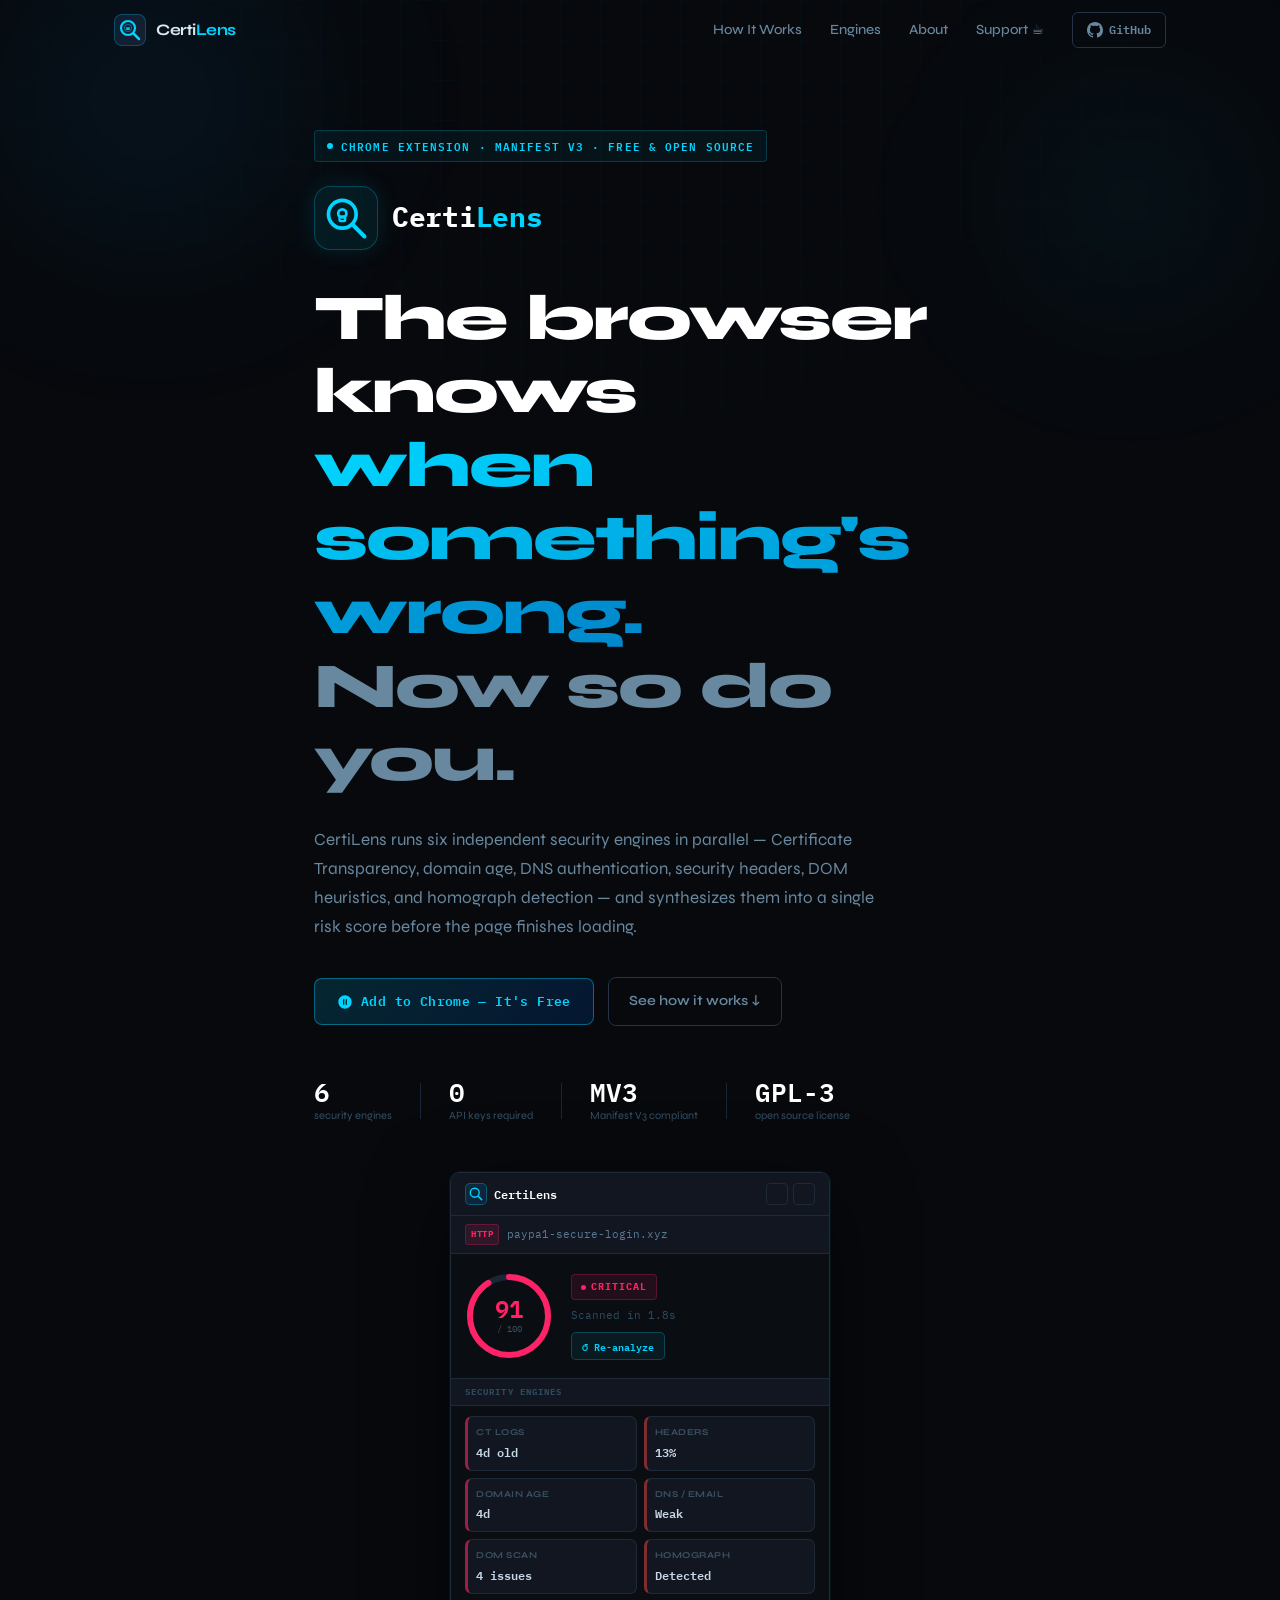
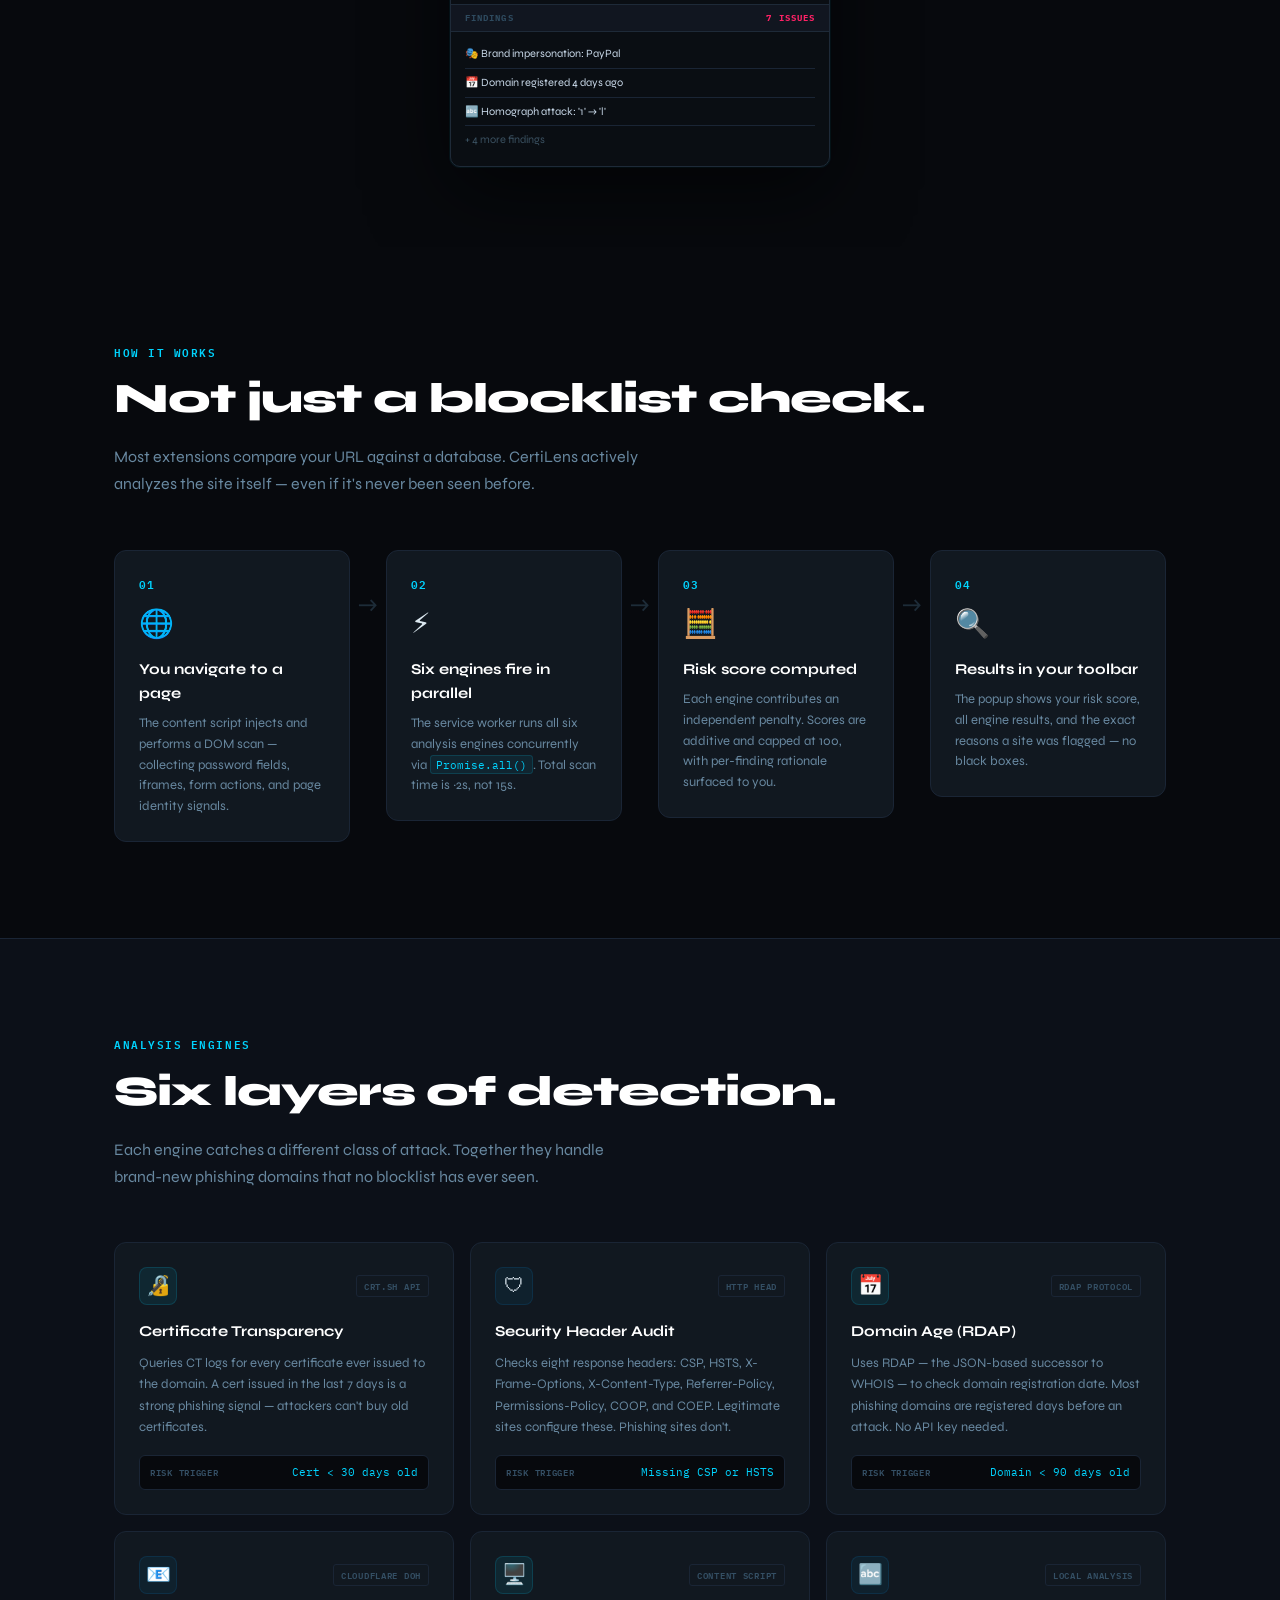
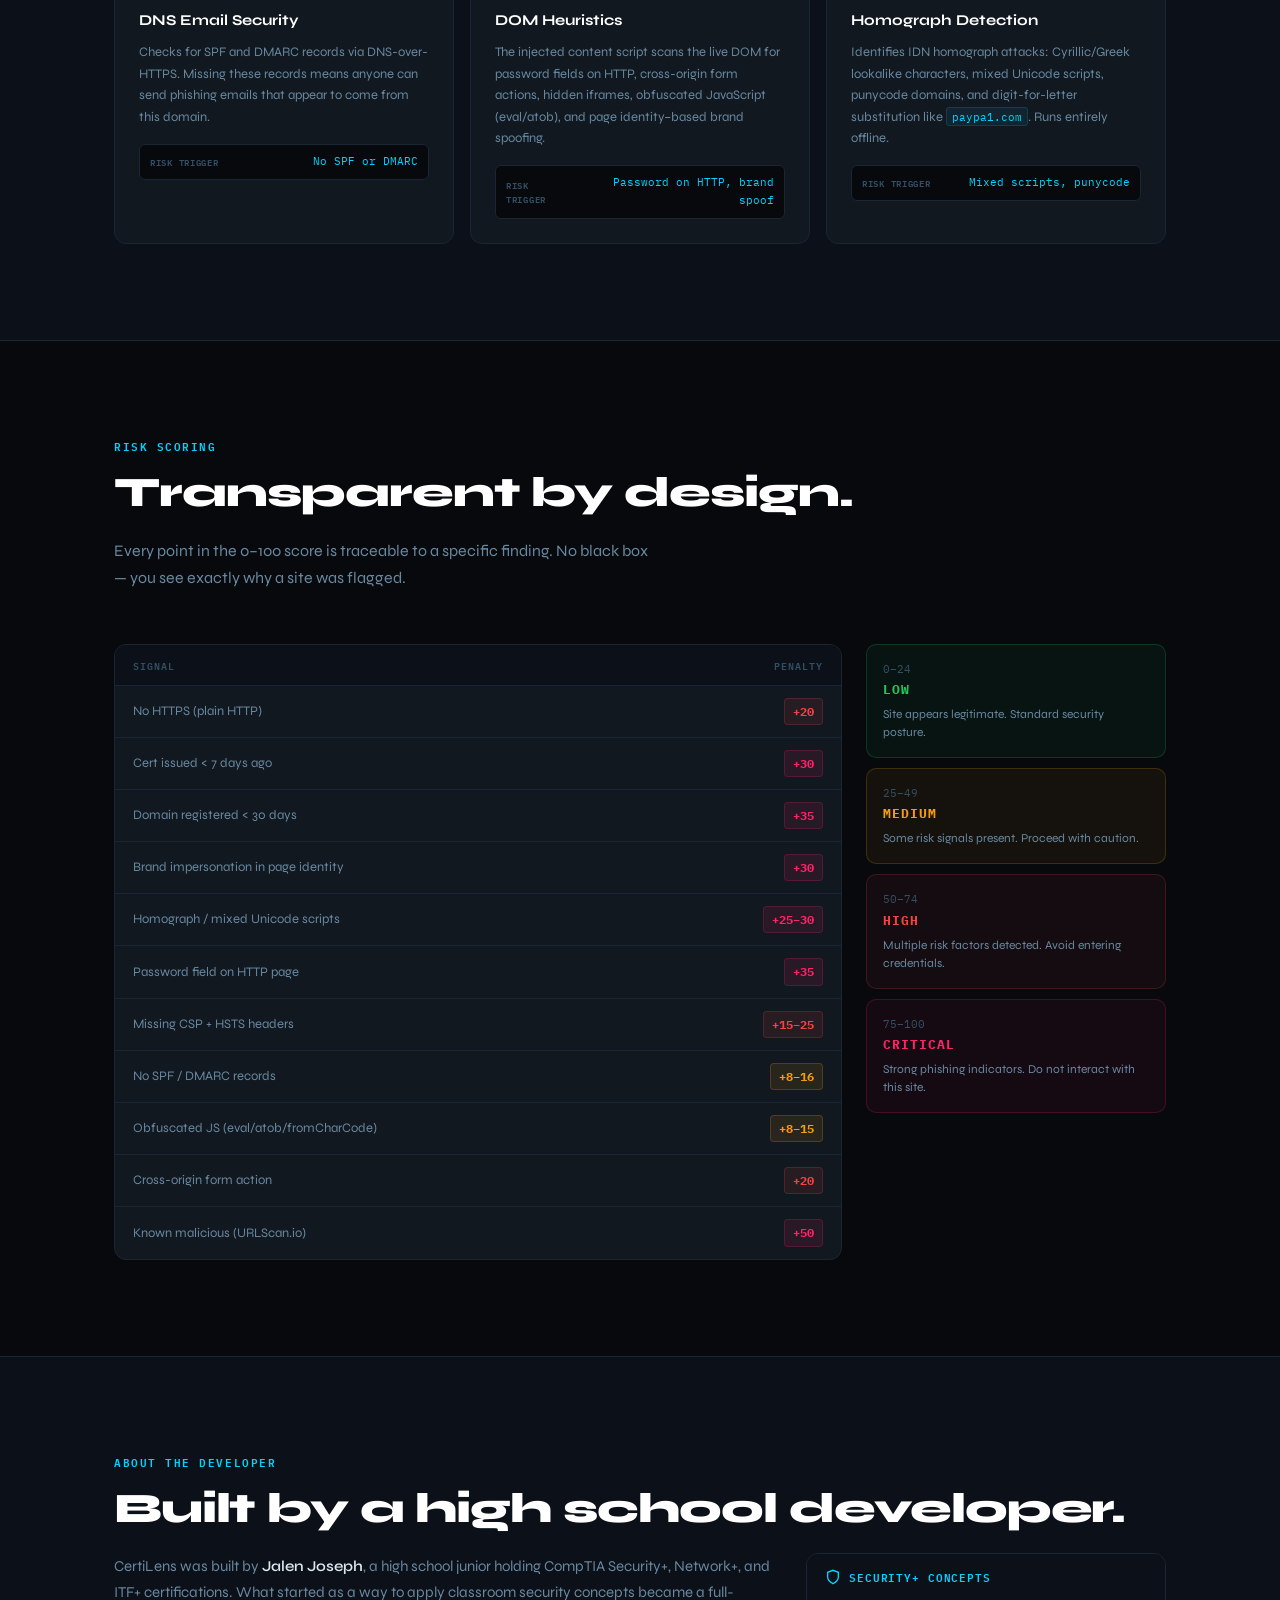
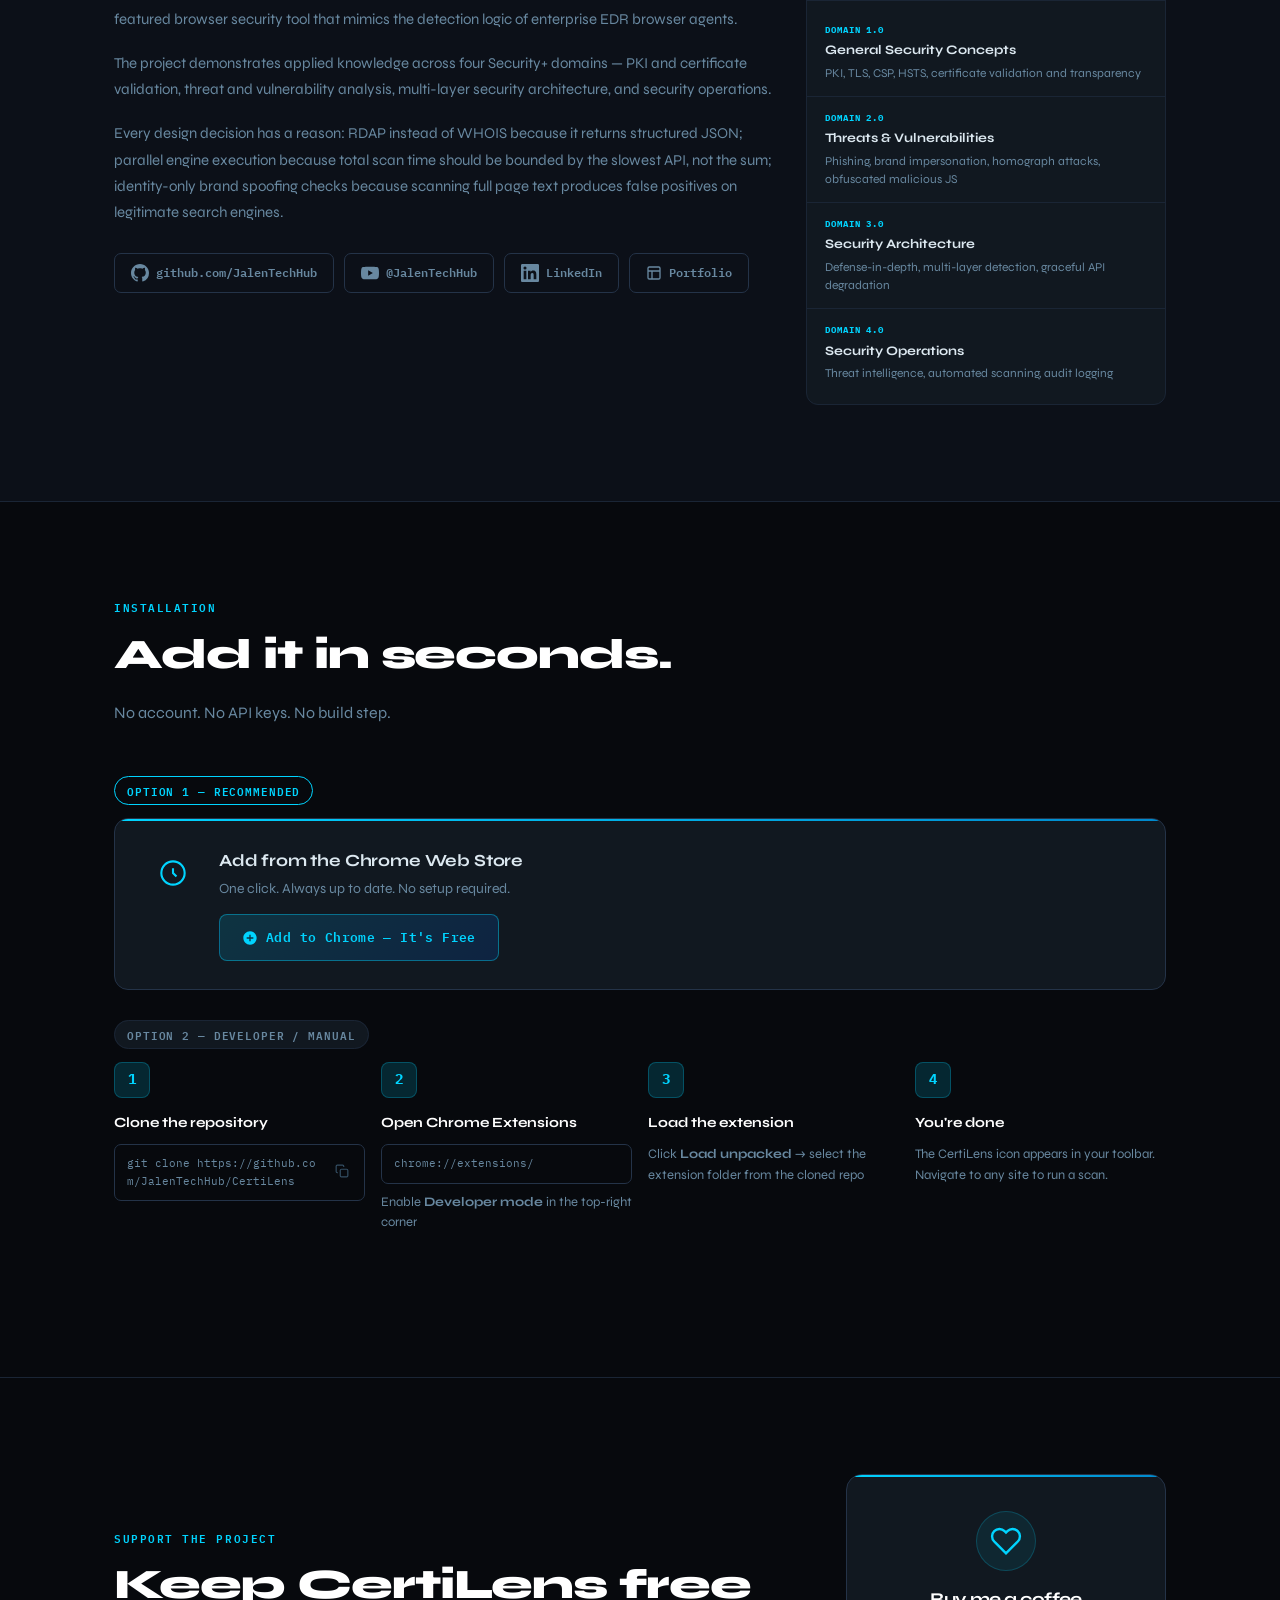
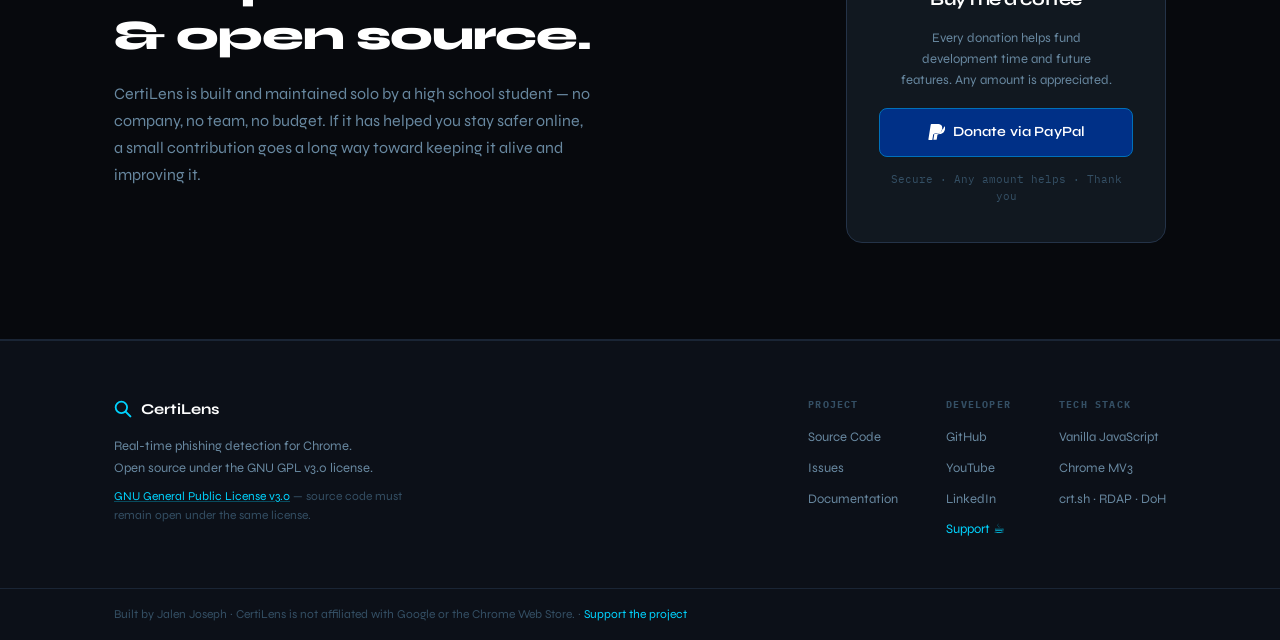
<file: index.html>
<!DOCTYPE html>
<html lang="en">
<head>
  <meta charset="UTF-8">
  <meta name="viewport" content="width=device-width, initial-scale=1.0">
  <title>CertiLens — Real-Time Phishing Detection</title>
  <meta name="google-site-verification" content="googleda5e40dd5d88e506" />
  <meta name="description" content="CertiLens is a Chrome extension that performs real-time phishing detection using Certificate Transparency logs, security header auditing, WHOIS domain analysis, and DOM heuristics.">
  <meta property="og:title" content="CertiLens — Real-Time Phishing Detection">
  <meta property="og:description" content="Six independent security engines. One risk score. Built by a high school developer passionate about cybersecurity.">
  <meta property="og:type" content="website">
  <!-- Favicon -->
  <link rel="icon" type="image/png" href="assets/favicon-32.png">
  <!-- Open Graph -->
  <meta property="og:image" content="https://jalentechhub.github.io/CertiLens-Website/assets/og-image.png">
  <meta property="og:url" content="https://jalentechhub.github.io/CertiLens-Website/">
  <meta property="og:type" content="website">
  <meta name="twitter:card" content="summary_large_image">
  <meta name="twitter:image" content="https://jalentechhub.github.io/CertiLens-Website/assets/og-image.png">
  <link rel="preconnect" href="https://fonts.googleapis.com">
  <link rel="preconnect" href="https://fonts.gstatic.com" crossorigin>
  <link href="https://fonts.googleapis.com/css2?family=IBM+Plex+Mono:ital,wght@0,300;0,400;0,600;1,400&family=Syne:wght@400;600;700;800&display=swap" rel="stylesheet">
  <link rel="stylesheet" href="style.css">
</head>
<body>

  <!-- ── NAV ── -->
  <nav class="nav" id="nav">
    <div class="nav-inner">
      <a href="#" class="nav-logo">
        <div class="nav-logo-mark">
          <svg width="22" height="22" viewBox="0 0 22 22" fill="none">
            <circle cx="9" cy="9" r="7" stroke="#00d4ff" stroke-width="2.2"/>
            <line x1="14.5" y1="14.5" x2="20" y2="20" stroke="#00d4ff" stroke-width="2.5" stroke-linecap="round"/>
            <circle cx="9" cy="9" r="3.5" fill="none" stroke="rgba(0,212,255,0.4)" stroke-width="1.2"/>
            <rect x="7.2" y="8.2" width="3.6" height="2.8" rx="0.6" fill="#00d4ff" opacity="0.9"/>
          </svg>
        </div>
        <span class="nav-logo-text">Certi<em>Lens</em></span>
      </a>
      <div class="nav-links">
        <a href="#how-it-works">How It Works</a>
        <a href="#engines">Engines</a>
        <a href="#about">About</a>
        <a href="#support">Support ☕</a>
        <a href="https://github.com/JalenTechHub/CertiLens" target="_blank" rel="noopener" class="nav-github">
          <svg width="16" height="16" viewBox="0 0 24 24" fill="currentColor"><path d="M12 0C5.37 0 0 5.37 0 12c0 5.31 3.435 9.795 8.205 11.385.6.105.825-.255.825-.57 0-.285-.015-1.23-.015-2.235-3.015.555-3.795-.735-4.035-1.41-.135-.345-.72-1.41-1.23-1.695-.42-.225-1.02-.78-.015-.795.945-.015 1.62.87 1.845 1.23 1.08 1.815 2.805 1.305 3.495.99.105-.78.42-1.305.765-1.605-2.67-.3-5.46-1.335-5.46-5.925 0-1.305.465-2.385 1.23-3.225-.12-.3-.54-1.53.12-3.18 0 0 1.005-.315 3.3 1.23.96-.27 1.98-.405 3-.405s2.04.135 3 .405c2.295-1.56 3.3-1.23 3.3-1.23.66 1.65.24 2.88.12 3.18.765.84 1.23 1.905 1.23 3.225 0 4.605-2.805 5.625-5.475 5.925.435.375.81 1.095.81 2.22 0 1.605-.015 2.895-.015 3.3 0 .315.225.69.825.57A12.02 12.02 0 0024 12c0-6.63-5.37-12-12-12z"/></svg>
          GitHub
        </a>
      </div>
      <button class="nav-menu-btn" id="menuBtn" aria-label="Menu">
        <span></span><span></span><span></span>
      </button>
    </div>
  </nav>

  <!-- ── HERO ── -->
  <section class="hero">
    <div class="hero-grid-bg"></div>
    <div class="hero-glow hero-glow-1"></div>
    <div class="hero-glow hero-glow-2"></div>

    <div class="container hero-inner">
      <div class="hero-eyebrow">
        <span class="eyebrow-dot"></span>
        Chrome Extension · Manifest V3 · Free & Open Source
      </div>

      <div class="hero-logo-block">
        <div class="hero-logo-mark">
          <svg width="48" height="48" viewBox="0 0 26 26" fill="none" xmlns="http://www.w3.org/2000/svg">
            <circle cx="11" cy="11" r="7.5" stroke="#00d4ff" stroke-width="2"/>
            <line x1="17.2" y1="17.2" x2="23" y2="23" stroke="#00d4ff" stroke-width="2.2" stroke-linecap="round"/>
            <circle cx="11" cy="10.5" r="2.2" stroke="#00d4ff" stroke-width="1.5"/>
            <rect x="9.5" y="12.2" width="3" height="2.5" rx="0.5" stroke="#00d4ff" stroke-width="1.3"/>
          </svg>
        </div>
        <div class="hero-logo-name">Certi<span>Lens</span></div>
      </div>
      <h1 class="hero-title">
        The browser knows<br>
        <span class="hero-title-accent">when something's wrong.</span><br>
        <span class="hero-title-sub">Now so do you.</span>
      </h1>

      <p class="hero-desc">
        CertiLens runs six independent security engines in parallel — Certificate Transparency,
        domain age, DNS authentication, security headers, DOM heuristics, and homograph detection —
        and synthesizes them into a single risk score before the page finishes loading.
      </p>

      <div class="hero-cta-row">
        <a href="https://chromewebstore.google.com/detail/certilens-pro/gfpmhgmpjefpkjgmiheafciplajjccbb" target="_blank" rel="noopener" class="btn-primary">
          <svg width="16" height="16" viewBox="0 0 24 24" fill="currentColor"><path d="M12 2C6.48 2 2 6.48 2 12s4.48 10 10 10 10-4.48 10-10S17.52 2 12 2zm-1 14H9V8h2v8zm4 0h-2V8h2v8z"/></svg>
          Add to Chrome — It&#39;s Free
        </a>
        <a href="#how-it-works" class="btn-ghost">See how it works ↓</a>
      </div>

      <div class="hero-stats">
        <div class="hero-stat">
          <span class="hero-stat-num">6</span>
          <span class="hero-stat-label">security engines</span>
        </div>
        <div class="hero-stat-div"></div>
        <div class="hero-stat">
          <span class="hero-stat-num">0</span>
          <span class="hero-stat-label">API keys required</span>
        </div>
        <div class="hero-stat-div"></div>
        <div class="hero-stat">
          <span class="hero-stat-num">MV3</span>
          <span class="hero-stat-label">Manifest V3 compliant</span>
        </div>
        <div class="hero-stat-div"></div>
        <div class="hero-stat">
          <span class="hero-stat-num">GPL-3</span>
          <span class="hero-stat-label">open source license</span>
        </div>
      </div>
    </div>

    <!-- Fake popup mockup -->
    <div class="container">
      <div class="popup-mockup" id="popupMockup">
        <div class="pm-header">
          <div class="pm-logo">
            <div class="pm-logo-icon">
              <svg width="14" height="14" viewBox="0 0 22 22" fill="none">
                <circle cx="9" cy="9" r="7" stroke="#00d4ff" stroke-width="2.2"/>
                <line x1="14.5" y1="14.5" x2="20" y2="20" stroke="#00d4ff" stroke-width="2.5" stroke-linecap="round"/>
              </svg>
            </div>
            <span>CertiLens</span>
          </div>
          <div class="pm-actions">
            <div class="pm-btn-dot"></div>
            <div class="pm-btn-dot"></div>
          </div>
        </div>
        <div class="pm-url">
          <span class="pm-badge pm-badge--critical">HTTP</span>
          <span class="pm-url-text">paypa1-secure-login.xyz</span>
        </div>
        <div class="pm-score-row">
          <div class="pm-ring">
            <svg viewBox="0 0 88 88" width="88" height="88">
              <circle cx="44" cy="44" r="39" fill="none" stroke="#1a2535" stroke-width="6"/>
              <circle cx="44" cy="44" r="39" fill="none" stroke="#ff2266" stroke-width="6"
                stroke-linecap="round" stroke-dasharray="245"
                stroke-dashoffset="22" transform="rotate(-90 44 44)"
                class="pm-ring-fill"/>
            </svg>
            <div class="pm-ring-center">
              <span class="pm-score">91</span>
              <span class="pm-score-sub">/ 100</span>
            </div>
          </div>
          <div class="pm-meta">
            <div class="pm-level pm-level--critical">
              <span class="pm-pulse"></span>
              CRITICAL
            </div>
            <div class="pm-duration">Scanned in 1.8s</div>
            <div class="pm-rescan">↺ Re-analyze</div>
          </div>
        </div>
        <div class="pm-section-hdr">Security Engines</div>
        <div class="pm-engines">
          <div class="pm-engine pm-engine--critical"><div class="pm-ename">CT Logs</div><div class="pm-eval">4d old</div></div>
          <div class="pm-engine pm-engine--high"><div class="pm-ename">Headers</div><div class="pm-eval">13%</div></div>
          <div class="pm-engine pm-engine--critical"><div class="pm-ename">Domain Age</div><div class="pm-eval">4d</div></div>
          <div class="pm-engine pm-engine--high"><div class="pm-ename">DNS / Email</div><div class="pm-eval">Weak</div></div>
          <div class="pm-engine pm-engine--critical"><div class="pm-ename">DOM Scan</div><div class="pm-eval">4 issues</div></div>
          <div class="pm-engine pm-engine--high"><div class="pm-ename">Homograph</div><div class="pm-eval">Detected</div></div>
        </div>
        <div class="pm-section-hdr">Findings <span class="pm-findings-count">7 issues</span></div>
        <div class="pm-findings">
          <div class="pm-finding">🎭 Brand impersonation: PayPal</div>
          <div class="pm-finding">📅 Domain registered 4 days ago</div>
          <div class="pm-finding">🔤 Homograph attack: '1' → 'l'</div>
          <div class="pm-finding pm-finding--dim">+ 4 more findings</div>
        </div>
      </div>
    </div>
  </section>

  <!-- ── HOW IT WORKS ── -->
  <section class="section" id="how-it-works">
    <div class="container">
      <div class="section-label">How It Works</div>
      <h2 class="section-title">Not just a blocklist check.</h2>
      <p class="section-desc">
        Most extensions compare your URL against a database. CertiLens actively analyzes the
        site itself — even if it's never been seen before.
      </p>

      <div class="flow">
        <div class="flow-step" style="--i:0">
          <div class="flow-step-num">01</div>
          <div class="flow-step-icon">🌐</div>
          <div class="flow-step-title">You navigate to a page</div>
          <div class="flow-step-desc">The content script injects and performs a DOM scan — collecting password fields, iframes, form actions, and page identity signals.</div>
        </div>
        <div class="flow-arrow">→</div>
        <div class="flow-step" style="--i:1">
          <div class="flow-step-num">02</div>
          <div class="flow-step-icon">⚡</div>
          <div class="flow-step-title">Six engines fire in parallel</div>
          <div class="flow-step-desc">The service worker runs all six analysis engines concurrently via <code>Promise.all()</code>. Total scan time is ~2s, not 15s.</div>
        </div>
        <div class="flow-arrow">→</div>
        <div class="flow-step" style="--i:2">
          <div class="flow-step-num">03</div>
          <div class="flow-step-icon">🧮</div>
          <div class="flow-step-title">Risk score computed</div>
          <div class="flow-step-desc">Each engine contributes an independent penalty. Scores are additive and capped at 100, with per-finding rationale surfaced to you.</div>
        </div>
        <div class="flow-arrow">→</div>
        <div class="flow-step" style="--i:3">
          <div class="flow-step-num">04</div>
          <div class="flow-step-icon">🔍</div>
          <div class="flow-step-title">Results in your toolbar</div>
          <div class="flow-step-desc">The popup shows your risk score, all engine results, and the exact reasons a site was flagged — no black boxes.</div>
        </div>
      </div>
    </div>
  </section>

  <!-- ── ENGINES ── -->
  <section class="section section--alt" id="engines">
    <div class="container">
      <div class="section-label">Analysis Engines</div>
      <h2 class="section-title">Six layers of detection.</h2>
      <p class="section-desc">
        Each engine catches a different class of attack. Together they handle
        brand-new phishing domains that no blocklist has ever seen.
      </p>

      <div class="engines-grid">

        <div class="engine-card" style="--i:0">
          <div class="engine-card-header">
            <div class="engine-icon engine-icon--cyan">🔏</div>
            <div class="engine-badge">crt.sh API</div>
          </div>
          <h3>Certificate Transparency</h3>
          <p>Queries CT logs for every certificate ever issued to the domain. A cert issued in the last 7 days is a strong phishing signal — attackers can't buy old certificates.</p>
          <div class="engine-metric">
            <span class="metric-label">Risk trigger</span>
            <span class="metric-val">Cert &lt; 30 days old</span>
          </div>
        </div>

        <div class="engine-card" style="--i:1">
          <div class="engine-card-header">
            <div class="engine-icon engine-icon--blue">🛡</div>
            <div class="engine-badge">HTTP HEAD</div>
          </div>
          <h3>Security Header Audit</h3>
          <p>Checks eight response headers: CSP, HSTS, X-Frame-Options, X-Content-Type, Referrer-Policy, Permissions-Policy, COOP, and COEP. Legitimate sites configure these. Phishing sites don't.</p>
          <div class="engine-metric">
            <span class="metric-label">Risk trigger</span>
            <span class="metric-val">Missing CSP or HSTS</span>
          </div>
        </div>

        <div class="engine-card" style="--i:2">
          <div class="engine-card-header">
            <div class="engine-icon engine-icon--cyan">📅</div>
            <div class="engine-badge">RDAP Protocol</div>
          </div>
          <h3>Domain Age (RDAP)</h3>
          <p>Uses RDAP — the JSON-based successor to WHOIS — to check domain registration date. Most phishing domains are registered days before an attack. No API key needed.</p>
          <div class="engine-metric">
            <span class="metric-label">Risk trigger</span>
            <span class="metric-val">Domain &lt; 90 days old</span>
          </div>
        </div>

        <div class="engine-card" style="--i:3">
          <div class="engine-card-header">
            <div class="engine-icon engine-icon--blue">📧</div>
            <div class="engine-badge">Cloudflare DoH</div>
          </div>
          <h3>DNS Email Security</h3>
          <p>Checks for SPF and DMARC records via DNS-over-HTTPS. Missing these records means anyone can send phishing emails that appear to come from this domain.</p>
          <div class="engine-metric">
            <span class="metric-label">Risk trigger</span>
            <span class="metric-val">No SPF or DMARC</span>
          </div>
        </div>

        <div class="engine-card" style="--i:4">
          <div class="engine-card-header">
            <div class="engine-icon engine-icon--cyan">🖥️</div>
            <div class="engine-badge">Content Script</div>
          </div>
          <h3>DOM Heuristics</h3>
          <p>The injected content script scans the live DOM for password fields on HTTP, cross-origin form actions, hidden iframes, obfuscated JavaScript (eval/atob), and page identity–based brand spoofing.</p>
          <div class="engine-metric">
            <span class="metric-label">Risk trigger</span>
            <span class="metric-val">Password on HTTP, brand spoof</span>
          </div>
        </div>

        <div class="engine-card" style="--i:5">
          <div class="engine-card-header">
            <div class="engine-icon engine-icon--blue">🔤</div>
            <div class="engine-badge">Local Analysis</div>
          </div>
          <h3>Homograph Detection</h3>
          <p>Identifies IDN homograph attacks: Cyrillic/Greek lookalike characters, mixed Unicode scripts, punycode domains, and digit-for-letter substitution like <code>paypa1.com</code>. Runs entirely offline.</p>
          <div class="engine-metric">
            <span class="metric-label">Risk trigger</span>
            <span class="metric-val">Mixed scripts, punycode</span>
          </div>
        </div>

      </div>
    </div>
  </section>

  <!-- ── RISK SCORING ── -->
  <section class="section" id="scoring">
    <div class="container">
      <div class="section-label">Risk Scoring</div>
      <h2 class="section-title">Transparent by design.</h2>
      <p class="section-desc">
        Every point in the 0–100 score is traceable to a specific finding.
        No black box — you see exactly why a site was flagged.
      </p>

      <div class="scoring-layout">
        <div class="scoring-table">
          <div class="scoring-row scoring-row--header">
            <span>Signal</span><span>Penalty</span>
          </div>
          <div class="scoring-row">
            <span>No HTTPS (plain HTTP)</span><span class="penalty penalty--high">+20</span>
          </div>
          <div class="scoring-row">
            <span>Cert issued &lt; 7 days ago</span><span class="penalty penalty--critical">+30</span>
          </div>
          <div class="scoring-row">
            <span>Domain registered &lt; 30 days</span><span class="penalty penalty--critical">+35</span>
          </div>
          <div class="scoring-row">
            <span>Brand impersonation in page identity</span><span class="penalty penalty--critical">+30</span>
          </div>
          <div class="scoring-row">
            <span>Homograph / mixed Unicode scripts</span><span class="penalty penalty--critical">+25–30</span>
          </div>
          <div class="scoring-row">
            <span>Password field on HTTP page</span><span class="penalty penalty--critical">+35</span>
          </div>
          <div class="scoring-row">
            <span>Missing CSP + HSTS headers</span><span class="penalty penalty--high">+15–25</span>
          </div>
          <div class="scoring-row">
            <span>No SPF / DMARC records</span><span class="penalty penalty--medium">+8–16</span>
          </div>
          <div class="scoring-row">
            <span>Obfuscated JS (eval/atob/fromCharCode)</span><span class="penalty penalty--medium">+8–15</span>
          </div>
          <div class="scoring-row">
            <span>Cross-origin form action</span><span class="penalty penalty--high">+20</span>
          </div>
          <div class="scoring-row">
            <span>Known malicious (URLScan.io)</span><span class="penalty penalty--critical">+50</span>
          </div>
        </div>

        <div class="scoring-levels">
          <div class="level-card level-card--low">
            <div class="level-num">0–24</div>
            <div class="level-name">LOW</div>
            <div class="level-desc">Site appears legitimate. Standard security posture.</div>
          </div>
          <div class="level-card level-card--medium">
            <div class="level-num">25–49</div>
            <div class="level-name">MEDIUM</div>
            <div class="level-desc">Some risk signals present. Proceed with caution.</div>
          </div>
          <div class="level-card level-card--high">
            <div class="level-num">50–74</div>
            <div class="level-name">HIGH</div>
            <div class="level-desc">Multiple risk factors detected. Avoid entering credentials.</div>
          </div>
          <div class="level-card level-card--critical">
            <div class="level-num">75–100</div>
            <div class="level-name">CRITICAL</div>
            <div class="level-desc">Strong phishing indicators. Do not interact with this site.</div>
          </div>
        </div>
      </div>
    </div>
  </section>

  <!-- ── ABOUT ── -->
  <section class="section section--alt" id="about">
    <div class="container">
      <div class="section-label">About the Developer</div>
      <h2 class="section-title">Built by a high school developer.</h2>

      <div class="about-layout">
        <div class="about-text">
          <p>
            CertiLens was built by <strong>Jalen Joseph</strong>, a high school junior
            holding CompTIA Security+, Network+, and ITF+ certifications. What started as a way to apply
            classroom security concepts became a full-featured browser security tool
            that mimics the detection logic of enterprise EDR browser agents.
          </p>
          <p>
            The project demonstrates applied knowledge across four Security+ domains —
            PKI and certificate validation, threat and vulnerability analysis,
            multi-layer security architecture, and security operations.
          </p>
          <p>
            Every design decision has a reason: RDAP instead of WHOIS because it returns
            structured JSON; parallel engine execution because total scan time should be
            bounded by the slowest API, not the sum; identity-only brand spoofing checks
            because scanning full page text produces false positives on legitimate search engines.
          </p>

          <div class="about-links">
            <a href="https://github.com/JalenTechHub" target="_blank" rel="noopener" class="about-link">
              <svg width="18" height="18" viewBox="0 0 24 24" fill="currentColor"><path d="M12 0C5.37 0 0 5.37 0 12c0 5.31 3.435 9.795 8.205 11.385.6.105.825-.255.825-.57 0-.285-.015-1.23-.015-2.235-3.015.555-3.795-.735-4.035-1.41-.135-.345-.72-1.41-1.23-1.695-.42-.225-1.02-.78-.015-.795.945-.015 1.62.87 1.845 1.23 1.08 1.815 2.805 1.305 3.495.99.105-.78.42-1.305.765-1.605-2.67-.3-5.46-1.335-5.46-5.925 0-1.305.465-2.385 1.23-3.225-.12-.3-.54-1.53.12-3.18 0 0 1.005-.315 3.3 1.23.96-.27 1.98-.405 3-.405s2.04.135 3 .405c2.295-1.56 3.3-1.23 3.3-1.23.66 1.65.24 2.88.12 3.18.765.84 1.23 1.905 1.23 3.225 0 4.605-2.805 5.625-5.475 5.925.435.375.81 1.095.81 2.22 0 1.605-.015 2.895-.015 3.3 0 .315.225.69.825.57A12.02 12.02 0 0024 12c0-6.63-5.37-12-12-12z"/></svg>
              github.com/JalenTechHub
            </a>
            <a href="https://www.youtube.com/@JalenTechHub" target="_blank" rel="noopener" class="about-link">
              <svg width="18" height="18" viewBox="0 0 24 24" fill="currentColor"><path d="M23.498 6.186a3.016 3.016 0 00-2.122-2.136C19.505 3.545 12 3.545 12 3.545s-7.505 0-9.377.505A3.017 3.017 0 00.502 6.186C0 8.07 0 12 0 12s0 3.93.502 5.814a3.016 3.016 0 002.122 2.136c1.871.505 9.376.505 9.376.505s7.505 0 9.377-.505a3.015 3.015 0 002.122-2.136C24 15.93 24 12 24 12s0-3.93-.502-5.814zM9.545 15.568V8.432L15.818 12l-6.273 3.568z"/></svg>
              @JalenTechHub
            </a>
            <a href="https://www.linkedin.com/in/jalen-joseph/" target="_blank" rel="noopener" class="about-link">
              <svg width="18" height="18" viewBox="0 0 24 24" fill="currentColor"><path d="M20.447 20.452h-3.554v-5.569c0-1.328-.027-3.037-1.852-3.037-1.853 0-2.136 1.445-2.136 2.939v5.667H9.351V9h3.414v1.561h.046c.477-.9 1.637-1.85 3.37-1.85 3.601 0 4.267 2.37 4.267 5.455v6.286zM5.337 7.433a2.062 2.062 0 01-2.063-2.065 2.064 2.064 0 112.063 2.065zm1.782 13.019H3.555V9h3.564v11.452zM22.225 0H1.771C.792 0 0 .774 0 1.729v20.542C0 23.227.792 24 1.771 24h20.451C23.2 24 24 23.227 24 22.271V1.729C24 .774 23.2 0 22.222 0h.003z"/></svg>
              LinkedIn
            </a>
            <a href="https://jalentechhub.github.io" target="_blank" rel="noopener" class="about-link">
              <svg width="16" height="16" viewBox="0 0 24 24" fill="none" stroke="currentColor" stroke-width="2"><rect x="3" y="3" width="18" height="18" rx="2"/><path d="M3 9h18M9 21V9"/></svg>
              Portfolio
            </a>
          </div>
        </div>

        <div class="secp-card">
          <div class="secp-card-title">
            <svg width="16" height="16" viewBox="0 0 24 24" fill="none" stroke="currentColor" stroke-width="2"><path d="M12 22s8-4 8-10V5l-8-3-8 3v7c0 6 8 10 8 10z"/></svg>
            Security+ Concepts
          </div>
          <div class="secp-item-list">
            <div class="secp-item">
              <div class="secp-domain">Domain 1.0</div>
              <div class="secp-name">General Security Concepts</div>
              <div class="secp-desc">PKI, TLS, CSP, HSTS, certificate validation and transparency</div>
            </div>
            <div class="secp-item">
              <div class="secp-domain">Domain 2.0</div>
              <div class="secp-name">Threats & Vulnerabilities</div>
              <div class="secp-desc">Phishing, brand impersonation, homograph attacks, obfuscated malicious JS</div>
            </div>
            <div class="secp-item">
              <div class="secp-domain">Domain 3.0</div>
              <div class="secp-name">Security Architecture</div>
              <div class="secp-desc">Defense-in-depth, multi-layer detection, graceful API degradation</div>
            </div>
            <div class="secp-item">
              <div class="secp-domain">Domain 4.0</div>
              <div class="secp-name">Security Operations</div>
              <div class="secp-desc">Threat intelligence, automated scanning, audit logging</div>
            </div>
          </div>
        </div>
      </div>
    </div>
  </section>

  <!-- ── INSTALL ── -->
  <section class="section" id="install">
    <div class="container">
      <div class="section-label">Installation</div>
      <h2 class="section-title">Add it in seconds.</h2>
      <p class="section-desc">No account. No API keys. No build step.</p>

      <!-- Option 1: Chrome Web Store -->
      <div class="install-option">
        <div class="install-option-label">
          <span class="install-option-badge install-option-badge--primary">Option 1 — Recommended</span>
        </div>
        <div class="install-option-card">
          <div class="install-option-icon">
            <svg width="28" height="28" viewBox="0 0 24 24" fill="none" stroke="var(--accent)" stroke-width="1.8"><circle cx="12" cy="12" r="10"/><path d="M12 8v4l3 3"/></svg>
          </div>
          <div class="install-option-body">
            <div class="install-option-title">Add from the Chrome Web Store</div>
            <div class="install-option-desc">One click. Always up to date. No setup required.</div>
            <a href="https://chromewebstore.google.com/detail/certilens-pro/gfpmhgmpjefpkjgmiheafciplajjccbb" target="_blank" rel="noopener" class="btn-primary" style="margin-top:14px;display:inline-flex;">
              <svg width="16" height="16" viewBox="0 0 24 24" fill="currentColor"><path d="M12 2C6.48 2 2 6.48 2 12s4.48 10 10 10 10-4.48 10-10S17.52 2 12 2zm5 11h-4v4h-2v-4H7v-2h4V7h2v4h4v2z"/></svg>
              Add to Chrome — It&#39;s Free
            </a>
          </div>
        </div>
      </div>

      <!-- Option 2: Manual / Developer -->
      <div class="install-option" style="margin-top:32px;">
        <div class="install-option-label">
          <span class="install-option-badge">Option 2 — Developer / Manual</span>
        </div>
        <div class="install-steps">
          <div class="install-step" style="--i:0">
            <div class="install-step-num">1</div>
            <div class="install-step-body">
              <div class="install-step-title">Clone the repository</div>
              <div class="install-code">
                <code>git clone https://github.com/JalenTechHub/CertiLens</code>
                <button class="copy-btn" data-copy="git clone https://github.com/JalenTechHub/CertiLens" aria-label="Copy">
                  <svg width="14" height="14" viewBox="0 0 24 24" fill="none" stroke="currentColor" stroke-width="2"><rect x="9" y="9" width="13" height="13" rx="2"/><path d="M5 15H4a2 2 0 01-2-2V4a2 2 0 012-2h9a2 2 0 012 2v1"/></svg>
                </button>
              </div>
            </div>
          </div>
          <div class="install-step" style="--i:1">
            <div class="install-step-num">2</div>
            <div class="install-step-body">
              <div class="install-step-title">Open Chrome Extensions</div>
              <div class="install-code">
                <code>chrome://extensions/</code>
              </div>
              <div class="install-step-note">Enable <strong>Developer mode</strong> in the top-right corner</div>
            </div>
          </div>
          <div class="install-step" style="--i:2">
            <div class="install-step-num">3</div>
            <div class="install-step-body">
              <div class="install-step-title">Load the extension</div>
              <div class="install-step-note">Click <strong>Load unpacked</strong> → select the extension folder from the cloned repo</div>
            </div>
          </div>
          <div class="install-step" style="--i:3">
            <div class="install-step-num">4</div>
            <div class="install-step-body">
              <div class="install-step-title">You're done</div>
              <div class="install-step-note">The CertiLens icon appears in your toolbar. Navigate to any site to run a scan.</div>
            </div>
          </div>
        </div>
      </div>
    </div>
  </section>


  <!-- ── SUPPORT ── -->
  <section class="section section--support" id="support">
    <div class="container">
      <div class="support-inner">
        <div class="support-text">
          <div class="section-label">Support the Project</div>
          <h2 class="support-title">Keep CertiLens free &amp; open source.</h2>
          <p class="support-desc">
            CertiLens is built and maintained solo by a high school student — no company, no team, no budget.
            If it has helped you stay safer online, a small contribution goes a long way toward keeping it alive and improving it.
          </p>
        </div>
        <div class="support-card">
          <div class="support-card-icon">
            <svg width="32" height="32" viewBox="0 0 24 24" fill="none" stroke="currentColor" stroke-width="1.8"><path d="M20.84 4.61a5.5 5.5 0 00-7.78 0L12 5.67l-1.06-1.06a5.5 5.5 0 00-7.78 7.78l1.06 1.06L12 21.23l7.78-7.78 1.06-1.06a5.5 5.5 0 000-7.78z"/></svg>
          </div>
          <div class="support-card-title">Buy me a coffee</div>
          <div class="support-card-desc">Every donation helps fund development time and future features. Any amount is appreciated.</div>
          <a href="https://paypal.me/JalenTechHub" target="_blank" rel="noopener" class="btn-donate">
            <svg width="18" height="18" viewBox="0 0 24 24" fill="currentColor"><path d="M7.076 21.337H2.47a.641.641 0 01-.633-.74L4.944.901C5.026.382 5.474 0 5.998 0h7.46c2.57 0 4.578.543 5.69 1.81 1.01 1.15 1.304 2.42 1.012 4.287-.023.143-.047.288-.077.437-.983 5.05-4.349 6.797-8.647 6.797h-2.19c-.524 0-.968.382-1.05.9l-1.12 7.106zm14.146-14.42a3.35 3.35 0 00-.607-.541c-.013.076-.026.175-.041.254-.59 3.025-2.566 6.082-8.558 6.082H9.826l-1.325 8.402h3.45c.524 0 .968-.382 1.05-.9l.893-5.658a1.08 1.08 0 011.05-.9h.66c4.29 0 7.468-1.79 8.45-6.84.35-1.764.116-3.106-.832-3.9z"/></svg>
            Donate via PayPal
          </a>
          <div class="support-card-note">Secure · Any amount helps · Thank you</div>
        </div>
      </div>
    </div>
  </section>

  <!-- ── FOOTER ── -->
  <footer class="footer">
    <div class="container footer-inner">
      <div class="footer-left">
        <div class="footer-logo">
          <svg width="18" height="18" viewBox="0 0 22 22" fill="none">
            <circle cx="9" cy="9" r="7" stroke="#00d4ff" stroke-width="2.2"/>
            <line x1="14.5" y1="14.5" x2="20" y2="20" stroke="#00d4ff" stroke-width="2.5" stroke-linecap="round"/>
          </svg>
          <span>CertiLens</span>
        </div>
        <p class="footer-desc">Real-time phishing detection for Chrome.<br>Open source under the GNU GPL v3.0 license.</p>
        <p class="footer-license">
          <a href="https://github.com/JalenTechHub/CertiLens/blob/main/LICENSE" target="_blank" rel="noopener">GNU General Public License v3.0</a>
           — source code must remain open under the same license.
        </p>
      </div>
      <div class="footer-links">
        <div class="footer-col">
          <div class="footer-col-title">Project</div>
          <a href="https://github.com/JalenTechHub/CertiLens" target="_blank" rel="noopener">Source Code</a>
          <a href="https://github.com/JalenTechHub/CertiLens/issues" target="_blank" rel="noopener">Issues</a>
          <a href="https://github.com/JalenTechHub/CertiLens/blob/main/README.md" target="_blank" rel="noopener">Documentation</a>
        </div>
        <div class="footer-col">
          <div class="footer-col-title">Developer</div>
          <a href="https://github.com/JalenTechHub" target="_blank" rel="noopener">GitHub</a>
          <a href="https://www.youtube.com/@JalenTechHub" target="_blank" rel="noopener">YouTube</a>
          <a href="https://www.linkedin.com/in/jalen-joseph/" target="_blank" rel="noopener">LinkedIn</a>
          <a href="https://paypal.me/JalenTechHub" target="_blank" rel="noopener" style="color:var(--accent)">Support ☕</a>
        </div>
        <div class="footer-col">
          <div class="footer-col-title">Tech Stack</div>
          <span>Vanilla JavaScript</span>
          <span>Chrome MV3</span>
          <span>crt.sh · RDAP · DoH</span>
        </div>
      </div>
    </div>
    <div class="footer-bottom">
      <div class="container">
        Built by Jalen Joseph · CertiLens is not affiliated with Google or the Chrome Web Store. · <a href="https://paypal.me/JalenTechHub" target="_blank" rel="noopener" style="color:var(--accent)">Support the project</a>
      </div>
    </div>
  </footer>

  <script src="script.js"></script>
</body>
</html>
</file>
<file: style.css>
/* ═══════════════════════════════════════════════════
   CertiLens Pro — Marketing Website
   
   Aesthetic: Industrial terminal. Dark. Precise.
   Fonts: Syne (display) + IBM Plex Mono (code/labels)
   Colors: Near-black bg, cyan accent, clean whites
   ═══════════════════════════════════════════════════ */

:root {
  --bg:         #07090d;
  --bg-2:       #0c1018;
  --surface:    #111820;
  --surface-2:  #161f2c;
  --border:     #1a2535;
  --border-2:   #243348;
  --text:       #dce8f0;
  --text-dim:   #6888a0;
  --text-muted: #344f64;
  --accent:     #00d4ff;
  --accent-2:   #0088cc;
  --accent-glow:rgba(0, 212, 255, 0.15);
  --low:        #22c55e;
  --medium:     #f59e0b;
  --high:       #ef4444;
  --critical:   #ff2266;
  --max-w:      1100px;
}

*, *::before, *::after { box-sizing: border-box; margin: 0; padding: 0; }

html {
  scroll-behavior: smooth;
  font-size: 16px;
}

body {
  background: var(--bg);
  color: var(--text);
  font-family: 'Syne', system-ui, sans-serif;
  line-height: 1.6;
  overflow-x: hidden;
}

.container {
  max-width: var(--max-w);
  margin: 0 auto;
  padding: 0 24px;
}

a { color: inherit; text-decoration: none; }
code {
  font-family: 'IBM Plex Mono', monospace;
  font-size: 0.88em;
  color: var(--accent);
  background: rgba(0, 212, 255, 0.07);
  padding: 1px 5px;
  border-radius: 3px;
  border: 1px solid rgba(0, 212, 255, 0.15);
}

/* ── Scrollbar ── */
::-webkit-scrollbar { width: 6px; }
::-webkit-scrollbar-track { background: var(--bg); }
::-webkit-scrollbar-thumb { background: var(--border-2); border-radius: 3px; }

/* ══════════════════════════════════
   NAV
══════════════════════════════════ */

.nav {
  position: fixed;
  top: 0; left: 0; right: 0;
  z-index: 100;
  transition: background 0.3s, border-color 0.3s;
}

.nav.scrolled {
  background: rgba(7, 9, 13, 0.92);
  backdrop-filter: blur(12px);
  border-bottom: 1px solid var(--border);
}

.nav-inner {
  max-width: var(--max-w);
  margin: 0 auto;
  padding: 0 24px;
  height: 60px;
  display: flex;
  align-items: center;
  justify-content: space-between;
  gap: 32px;
}

.nav-logo {
  display: flex;
  align-items: center;
  gap: 10px;
  font-weight: 700;
  font-size: 16px;
  letter-spacing: -0.03em;
  flex-shrink: 0;
}

.nav-logo-mark {
  width: 32px;
  height: 32px;
  background: linear-gradient(135deg, #0d1f35, #162030);
  border: 1px solid rgba(0, 212, 255, 0.25);
  border-radius: 8px;
  display: flex;
  align-items: center;
  justify-content: center;
}

.nav-logo-text em {
  font-style: normal;
  color: var(--accent);
}

.nav-links {
  display: flex;
  align-items: center;
  gap: 28px;
  font-size: 14px;
  font-weight: 500;
}

.nav-links a {
  color: var(--text-dim);
  transition: color 0.15s;
}

.nav-links a:hover { color: var(--text); }

.nav-github {
  display: flex;
  align-items: center;
  gap: 6px;
  padding: 7px 14px;
  border: 1px solid var(--border-2);
  border-radius: 6px;
  font-family: 'IBM Plex Mono', monospace;
  font-size: 12px;
  font-weight: 600;
  color: var(--text-dim) !important;
  transition: all 0.15s;
}

.nav-github:hover {
  border-color: var(--accent);
  color: var(--accent) !important;
  background: var(--accent-glow);
}

.nav-menu-btn {
  display: none;
  flex-direction: column;
  gap: 4px;
  background: none;
  border: none;
  cursor: pointer;
  padding: 6px;
}

.nav-menu-btn span {
  display: block;
  width: 22px;
  height: 2px;
  background: var(--text-dim);
  border-radius: 2px;
  transition: all 0.2s;
}

/* ══════════════════════════════════
   HERO
══════════════════════════════════ */

.hero {
  position: relative;
  padding: 130px 0 80px;
  overflow: hidden;
}

.hero-grid-bg {
  position: absolute;
  inset: 0;
  background-image:
    linear-gradient(rgba(0, 212, 255, 0.025) 1px, transparent 1px),
    linear-gradient(90deg, rgba(0, 212, 255, 0.025) 1px, transparent 1px);
  background-size: 40px 40px;
  mask-image: radial-gradient(ellipse 80% 60% at 50% 0%, black 20%, transparent 80%);
}

.hero-glow {
  position: absolute;
  border-radius: 50%;
  filter: blur(80px);
  pointer-events: none;
}

.hero-glow-1 {
  width: 500px;
  height: 400px;
  background: radial-gradient(circle, rgba(0, 136, 204, 0.12), transparent 70%);
  top: -100px;
  left: -100px;
}

.hero-glow-2 {
  width: 400px;
  height: 300px;
  background: radial-gradient(circle, rgba(0, 212, 255, 0.08), transparent 70%);
  top: 50px;
  right: -50px;
}

.hero-inner {
  position: relative;
  z-index: 2;
  max-width: 700px;
}

.hero-eyebrow {
  display: inline-flex;
  align-items: center;
  gap: 8px;
  font-family: 'IBM Plex Mono', monospace;
  font-size: 11px;
  font-weight: 600;
  letter-spacing: 0.1em;
  text-transform: uppercase;
  color: var(--accent);
  margin-bottom: 24px;
  padding: 6px 12px;
  border: 1px solid rgba(0, 212, 255, 0.2);
  border-radius: 4px;
  background: rgba(0, 212, 255, 0.05);
  animation: fadeInUp 0.6s ease both;
}

.eyebrow-dot {
  width: 6px;
  height: 6px;
  background: var(--accent);
  border-radius: 50%;
  animation: pulse 2s ease-in-out infinite;
}

@keyframes pulse {
  0%, 100% { opacity: 1; transform: scale(1); }
  50% { opacity: 0.4; transform: scale(0.6); }
}

.hero-title {
  font-size: clamp(38px, 6vw, 64px);
  font-weight: 800;
  line-height: 1.18;
  padding-bottom: 0.1em;
  overflow: visible;
  letter-spacing: -0.03em;
  color: #fff;
  margin-bottom: 24px;
  animation: fadeInUp 0.6s 0.1s ease both;
}

.hero-title-accent {
  background: linear-gradient(135deg, var(--accent), var(--accent-2));
  -webkit-background-clip: text;
  -webkit-text-fill-color: transparent;
  background-clip: text;
}

.hero-title-sub {
  color: var(--text-dim);
}

.hero-desc {
  font-size: 17px;
  line-height: 1.7;
  color: var(--text-dim);
  max-width: 580px;
  margin-bottom: 36px;
  animation: fadeInUp 0.6s 0.2s ease both;
}

.hero-cta-row {
  display: flex;
  align-items: center;
  gap: 14px;
  flex-wrap: wrap;
  margin-bottom: 52px;
  animation: fadeInUp 0.6s 0.3s ease both;
}

.btn-primary {
  display: inline-flex;
  align-items: center;
  gap: 8px;
  padding: 12px 22px;
  background: linear-gradient(135deg, rgba(0, 212, 255, 0.15), rgba(0, 102, 255, 0.15));
  border: 1px solid rgba(0, 212, 255, 0.4);
  border-radius: 8px;
  color: var(--accent);
  font-family: 'IBM Plex Mono', monospace;
  font-size: 13px;
  font-weight: 600;
  letter-spacing: 0.03em;
  transition: all 0.2s;
  cursor: pointer;
}

.btn-primary:hover {
  background: linear-gradient(135deg, rgba(0, 212, 255, 0.25), rgba(0, 102, 255, 0.25));
  border-color: var(--accent);
  transform: translateY(-1px);
  box-shadow: 0 4px 20px rgba(0, 212, 255, 0.15);
}

.btn-large { padding: 14px 28px; font-size: 14px; }

.btn-ghost {
  display: inline-flex;
  align-items: center;
  gap: 6px;
  padding: 12px 20px;
  background: transparent;
  border: 1px solid var(--border-2);
  border-radius: 8px;
  color: var(--text-dim);
  font-size: 14px;
  font-weight: 600;
  transition: all 0.2s;
  cursor: pointer;
}

.btn-ghost:hover {
  border-color: var(--text-dim);
  color: var(--text);
}

.hero-stats {
  display: flex;
  align-items: center;
  gap: 0;
  flex-wrap: wrap;
  animation: fadeInUp 0.6s 0.4s ease both;
}

.hero-stat {
  display: flex;
  flex-direction: column;
  align-items: flex-start;
  padding: 0 28px;
}

.hero-stat:first-child { padding-left: 0; }

.hero-stat-num {
  font-family: 'IBM Plex Mono', monospace;
  font-size: 26px;
  font-weight: 600;
  color: #fff;
  line-height: 1;
}

.hero-stat-label {
  font-size: 11px;
  color: var(--text-muted);
  margin-top: 3px;
}

.hero-stat-div {
  width: 1px;
  height: 36px;
  background: var(--border);
  flex-shrink: 0;
}

/* ── Popup Mockup ── */
.popup-mockup {
  width: 380px;
  background: #0a0e13;
  border: 1px solid #1e2a38;
  border-radius: 10px;
  overflow: hidden;
  margin: 48px auto 0;
  box-shadow: 0 24px 80px rgba(0,0,0,0.6), 0 0 0 1px rgba(0,212,255,0.08);
  animation: fadeInUp 0.7s 0.5s ease both;
  position: relative;
  z-index: 2;
}

.pm-header {
  display: flex;
  align-items: center;
  justify-content: space-between;
  padding: 10px 14px;
  background: #111620;
  border-bottom: 1px solid #1e2a38;
}

.pm-logo {
  display: flex;
  align-items: center;
  gap: 7px;
  font-family: 'IBM Plex Mono', monospace;
  font-size: 12px;
  font-weight: 600;
  color: #fff;
}

.pm-logo-icon {
  width: 22px;
  height: 22px;
  background: linear-gradient(135deg, #00d4ff20, #0066ff20);
  border: 1px solid rgba(0,212,255,0.3);
  border-radius: 5px;
  display: flex;
  align-items: center;
  justify-content: center;
}

.pm-actions { display: flex; gap: 5px; }
.pm-btn-dot {
  width: 22px; height: 22px;
  border: 1px solid #1e2a38;
  border-radius: 4px;
  background: transparent;
}

.pm-url {
  padding: 8px 14px;
  background: #111620;
  border-bottom: 1px solid #1e2a38;
  display: flex;
  align-items: center;
  gap: 8px;
  font-family: 'IBM Plex Mono', monospace;
  font-size: 11px;
  color: #5a7a94;
}

.pm-badge {
  font-size: 9px;
  font-weight: 700;
  padding: 2px 5px;
  border-radius: 3px;
  letter-spacing: 0.06em;
  flex-shrink: 0;
}

.pm-badge--critical {
  background: rgba(255,34,102,0.12);
  color: #ff2266;
  border: 1px solid rgba(255,34,102,0.25);
}

.pm-score-row {
  padding: 18px 14px;
  display: flex;
  align-items: center;
  gap: 18px;
}

.pm-ring {
  position: relative;
  width: 88px;
  height: 88px;
  flex-shrink: 0;
}

.pm-ring-fill {
  animation: ringDraw 1.2s 1s cubic-bezier(0.4,0,0.2,1) both;
}

@keyframes ringDraw {
  from { stroke-dashoffset: 245; }
  to   { stroke-dashoffset: 22; }
}

.pm-ring-center {
  position: absolute;
  inset: 0;
  display: flex;
  flex-direction: column;
  align-items: center;
  justify-content: center;
}

.pm-score {
  font-family: 'IBM Plex Mono', monospace;
  font-size: 24px;
  font-weight: 600;
  color: #ff2266;
  line-height: 1;
}

.pm-score-sub {
  font-family: 'IBM Plex Mono', monospace;
  font-size: 9px;
  color: #3a5060;
  margin-top: 2px;
}

.pm-meta { flex: 1; }

.pm-level {
  display: inline-flex;
  align-items: center;
  gap: 5px;
  font-family: 'IBM Plex Mono', monospace;
  font-size: 10px;
  font-weight: 700;
  letter-spacing: 0.1em;
  padding: 4px 9px;
  border-radius: 4px;
  margin-bottom: 7px;
}

.pm-level--critical {
  background: rgba(255,34,102,0.1);
  color: #ff2266;
  border: 1px solid rgba(255,34,102,0.25);
}

.pm-pulse {
  width: 5px; height: 5px;
  background: currentColor;
  border-radius: 50%;
  animation: pulse 1.5s ease-in-out infinite;
}

.pm-duration { font-size: 11px; color: #2e4a5e; font-family: 'IBM Plex Mono', monospace; }
.pm-rescan {
  margin-top: 7px;
  display: inline-block;
  font-family: 'IBM Plex Mono', monospace;
  font-size: 10px;
  font-weight: 600;
  color: #00d4ff;
  padding: 5px 10px;
  border: 1px solid rgba(0,212,255,0.25);
  border-radius: 5px;
  background: rgba(0,212,255,0.06);
}

.pm-section-hdr {
  padding: 6px 14px;
  font-family: 'IBM Plex Mono', monospace;
  font-size: 9px;
  font-weight: 700;
  color: #2e4a5e;
  letter-spacing: 0.12em;
  text-transform: uppercase;
  border-top: 1px solid #1e2a38;
  border-bottom: 1px solid #1e2a38;
  background: #111620;
  display: flex;
  align-items: center;
  justify-content: space-between;
}

.pm-findings-count {
  color: #ff2266;
  font-size: 9px;
}

.pm-engines {
  display: grid;
  grid-template-columns: 1fr 1fr;
  gap: 7px;
  padding: 10px 14px;
}

.pm-engine {
  background: #111620;
  border: 1px solid #1e2a38;
  border-radius: 7px;
  padding: 8px;
  border-left-width: 3px;
}

.pm-engine--critical { border-left-color: rgba(255,34,102,0.6); }
.pm-engine--high     { border-left-color: rgba(239,68,68,0.5); }

.pm-ename {
  font-size: 9px;
  font-weight: 700;
  letter-spacing: 0.06em;
  text-transform: uppercase;
  color: #3a5060;
  margin-bottom: 3px;
}

.pm-eval {
  font-family: 'IBM Plex Mono', monospace;
  font-size: 12px;
  font-weight: 600;
  color: #c8d8e8;
}

.pm-findings {
  padding: 8px 14px 12px;
}

.pm-finding {
  font-size: 11px;
  color: #c8d8e8;
  padding: 5px 0;
  border-bottom: 1px solid #1a2535;
}

.pm-finding:last-child { border-bottom: none; }
.pm-finding--dim { color: #3a5060; }

/* ══════════════════════════════════
   SECTIONS
══════════════════════════════════ */

.section {
  padding: 96px 0;
}

.section--alt {
  background: var(--bg-2);
  border-top: 1px solid var(--border);
  border-bottom: 1px solid var(--border);
}

.section-label {
  font-family: 'IBM Plex Mono', monospace;
  font-size: 11px;
  font-weight: 600;
  letter-spacing: 0.14em;
  text-transform: uppercase;
  color: var(--accent);
  margin-bottom: 14px;
}

.section-title {
  overflow: visible;
  padding-bottom: 0.08em;
  font-size: clamp(28px, 4vw, 42px);
  font-weight: 800;
  letter-spacing: -0.025em;
  color: #fff;
  margin-bottom: 16px;
  line-height: 1.1;
}

.section-desc {
  font-size: 16px;
  color: var(--text-dim);
  max-width: 540px;
  line-height: 1.7;
  margin-bottom: 52px;
}

/* ── Flow ── */
.flow {
  display: grid;
  grid-template-columns: 1fr auto 1fr auto 1fr auto 1fr;
  gap: 0;
  align-items: start;
}

.flow-arrow {
  color: var(--text-muted);
  font-size: 24px;
  padding-top: 36px;
  padding: 36px 8px 0;
  opacity: 0.5;
}

.flow-step {
  background: var(--surface);
  border: 1px solid var(--border);
  border-radius: 12px;
  padding: 24px;
  opacity: 0;
  transform: translateY(16px);
  transition: opacity 0.5s calc(var(--i) * 0.1s) ease,
              transform 0.5s calc(var(--i) * 0.1s) ease;
}

.flow-step.visible {
  opacity: 1;
  transform: translateY(0);
}

.flow-step-num {
  font-family: 'IBM Plex Mono', monospace;
  font-size: 11px;
  font-weight: 600;
  color: var(--accent);
  letter-spacing: 0.08em;
  margin-bottom: 10px;
}

.flow-step-icon {
  font-size: 28px;
  margin-bottom: 10px;
}

.flow-step-title {
  font-size: 15px;
  font-weight: 700;
  color: #fff;
  margin-bottom: 8px;
}

.flow-step-desc {
  font-size: 13px;
  color: var(--text-dim);
  line-height: 1.6;
}

/* ── Engines Grid ── */
.engines-grid {
  display: grid;
  grid-template-columns: repeat(3, 1fr);
  gap: 16px;
}

.engine-card {
  background: var(--surface);
  border: 1px solid var(--border);
  border-radius: 12px;
  padding: 24px;
  opacity: 0;
  transform: translateY(20px);
  transition: opacity 0.5s calc(var(--i) * 0.08s) ease,
              transform 0.5s calc(var(--i) * 0.08s) ease,
              border-color 0.2s;
}

.engine-card.visible {
  opacity: 1;
  transform: translateY(0);
}

.engine-card:hover {
  border-color: var(--border-2);
  background: var(--surface-2);
}

.engine-card-header {
  display: flex;
  align-items: center;
  justify-content: space-between;
  margin-bottom: 14px;
}

.engine-icon {
  width: 38px;
  height: 38px;
  border-radius: 8px;
  display: flex;
  align-items: center;
  justify-content: center;
  font-size: 20px;
}

.engine-icon--cyan { background: rgba(0, 212, 255, 0.08); border: 1px solid rgba(0, 212, 255, 0.15); }
.engine-icon--blue { background: rgba(0, 136, 204, 0.08); border: 1px solid rgba(0, 136, 204, 0.15); }

.engine-badge {
  font-family: 'IBM Plex Mono', monospace;
  font-size: 9px;
  font-weight: 600;
  letter-spacing: 0.08em;
  text-transform: uppercase;
  color: var(--text-muted);
  padding: 3px 7px;
  border: 1px solid var(--border);
  border-radius: 3px;
}

.engine-card h3 {
  font-size: 15px;
  font-weight: 700;
  color: #fff;
  margin-bottom: 10px;
}

.engine-card p {
  font-size: 13px;
  color: var(--text-dim);
  line-height: 1.65;
  margin-bottom: 16px;
}

.engine-metric {
  display: flex;
  align-items: center;
  justify-content: space-between;
  padding: 8px 10px;
  background: var(--bg);
  border: 1px solid var(--border);
  border-radius: 6px;
  gap: 8px;
}

.metric-label {
  font-family: 'IBM Plex Mono', monospace;
  font-size: 9px;
  font-weight: 600;
  color: var(--text-muted);
  letter-spacing: 0.08em;
  text-transform: uppercase;
}

.metric-val {
  font-family: 'IBM Plex Mono', monospace;
  font-size: 11px;
  color: var(--accent);
  text-align: right;
}

/* ── Scoring ── */
.scoring-layout {
  display: grid;
  grid-template-columns: 1fr 300px;
  gap: 24px;
  align-items: start;
}

.scoring-table {
  background: var(--surface);
  border: 1px solid var(--border);
  border-radius: 12px;
  overflow: hidden;
}

.scoring-row {
  display: grid;
  grid-template-columns: 1fr auto;
  padding: 12px 18px;
  border-bottom: 1px solid var(--border);
  align-items: center;
  font-size: 13px;
  color: var(--text-dim);
  gap: 16px;
}

.scoring-row:last-child { border-bottom: none; }

.scoring-row--header {
  background: var(--bg-2);
  font-family: 'IBM Plex Mono', monospace;
  font-size: 10px;
  font-weight: 600;
  letter-spacing: 0.1em;
  text-transform: uppercase;
  color: var(--text-muted);
}

.penalty {
  font-family: 'IBM Plex Mono', monospace;
  font-size: 12px;
  font-weight: 700;
  padding: 3px 8px;
  border-radius: 4px;
  white-space: nowrap;
}

.penalty--medium   { background: rgba(245,158,11,0.1); color: var(--medium); border: 1px solid rgba(245,158,11,0.2); }
.penalty--high     { background: rgba(239,68,68,0.1);  color: var(--high);   border: 1px solid rgba(239,68,68,0.2); }
.penalty--critical { background: rgba(255,34,102,0.1); color: var(--critical);border: 1px solid rgba(255,34,102,0.2); }

.scoring-levels {
  display: flex;
  flex-direction: column;
  gap: 10px;
}

.level-card {
  padding: 16px;
  border-radius: 10px;
  border: 1px solid;
}

.level-card--low      { background: rgba(34,197,94,0.06);    border-color: rgba(34,197,94,0.2); }
.level-card--medium   { background: rgba(245,158,11,0.06);   border-color: rgba(245,158,11,0.2); }
.level-card--high     { background: rgba(239,68,68,0.06);    border-color: rgba(239,68,68,0.2); }
.level-card--critical { background: rgba(255,34,102,0.06);   border-color: rgba(255,34,102,0.2); }

.level-num {
  font-family: 'IBM Plex Mono', monospace;
  font-size: 11px;
  color: var(--text-muted);
  margin-bottom: 2px;
}

.level-name {
  font-family: 'IBM Plex Mono', monospace;
  font-size: 13px;
  font-weight: 700;
  letter-spacing: 0.08em;
  margin-bottom: 4px;
}

.level-card--low      .level-name { color: var(--low); }
.level-card--medium   .level-name { color: var(--medium); }
.level-card--high     .level-name { color: var(--high); }
.level-card--critical .level-name { color: var(--critical); }

.level-desc { font-size: 12px; color: var(--text-dim); line-height: 1.5; }

/* ── About ── */
.about-layout {
  display: grid;
  grid-template-columns: 1fr 360px;
  gap: 32px;
  align-items: start;
}

.about-text p {
  font-size: 15px;
  color: var(--text-dim);
  line-height: 1.75;
  margin-bottom: 18px;
}

.about-text strong { color: var(--text); font-weight: 600; }

.about-links {
  display: flex;
  flex-wrap: wrap;
  gap: 10px;
  margin-top: 28px;
}

.about-link {
  display: inline-flex;
  align-items: center;
  gap: 7px;
  padding: 9px 16px;
  border: 1px solid var(--border-2);
  border-radius: 7px;
  font-family: 'IBM Plex Mono', monospace;
  font-size: 12px;
  font-weight: 600;
  color: var(--text-dim);
  transition: all 0.15s;
}

.about-link:hover {
  border-color: var(--accent);
  color: var(--accent);
  background: var(--accent-glow);
}

.secp-card {
  background: var(--surface);
  border: 1px solid var(--border);
  border-radius: 12px;
  overflow: hidden;
}

.secp-card-title {
  display: flex;
  align-items: center;
  gap: 8px;
  padding: 14px 18px;
  background: var(--bg-2);
  border-bottom: 1px solid var(--border);
  font-family: 'IBM Plex Mono', monospace;
  font-size: 11px;
  font-weight: 600;
  letter-spacing: 0.08em;
  text-transform: uppercase;
  color: var(--accent);
}

.secp-item-list { padding: 8px 0; }

.secp-item {
  padding: 14px 18px;
  border-bottom: 1px solid var(--border);
}

.secp-item:last-child { border-bottom: none; }

.secp-domain {
  font-family: 'IBM Plex Mono', monospace;
  font-size: 9px;
  font-weight: 700;
  color: var(--accent);
  letter-spacing: 0.1em;
  text-transform: uppercase;
  margin-bottom: 3px;
}

.secp-name {
  font-size: 13px;
  font-weight: 700;
  color: var(--text);
  margin-bottom: 3px;
}

.secp-desc { font-size: 12px; color: var(--text-dim); line-height: 1.5; }

/* ── Install ── */
.install-steps {
  display: grid;
  grid-template-columns: repeat(4, 1fr);
  gap: 16px;
  margin-bottom: 48px;
}

.install-step {
  opacity: 0;
  transform: translateY(16px);
  transition: opacity 0.5s calc(var(--i) * 0.1s) ease,
              transform 0.5s calc(var(--i) * 0.1s) ease;
}

.install-step.visible {
  opacity: 1;
  transform: translateY(0);
}

.install-step-num {
  width: 36px;
  height: 36px;
  background: var(--accent-glow);
  border: 1px solid rgba(0, 212, 255, 0.25);
  border-radius: 8px;
  display: flex;
  align-items: center;
  justify-content: center;
  font-family: 'IBM Plex Mono', monospace;
  font-size: 14px;
  font-weight: 700;
  color: var(--accent);
  margin-bottom: 14px;
}

.install-step-body {}

.install-step-title {
  font-size: 14px;
  font-weight: 700;
  color: #fff;
  margin-bottom: 10px;
}

.install-code {
  background: var(--bg);
  border: 1px solid var(--border-2);
  border-radius: 7px;
  padding: 10px 12px;
  display: flex;
  align-items: center;
  justify-content: space-between;
  gap: 8px;
  margin-bottom: 8px;
}

.install-code code {
  background: none;
  border: none;
  padding: 0;
  font-size: 11px;
  color: var(--text-dim);
  word-break: break-all;
}

.copy-btn {
  background: none;
  border: none;
  color: var(--text-muted);
  cursor: pointer;
  padding: 3px;
  border-radius: 3px;
  transition: color 0.15s;
  flex-shrink: 0;
}

.copy-btn:hover { color: var(--accent); }
.copy-btn.copied { color: var(--low); }

.install-step-note {
  font-size: 13px;
  color: var(--text-dim);
  line-height: 1.6;
}

.install-cta { text-align: center; }

/* ── Footer ── */
.footer {
  background: var(--bg-2);
  border-top: 1px solid var(--border);
}

.footer-inner {
  display: grid;
  grid-template-columns: 1fr auto;
  gap: 60px;
  align-items: start;
  padding: 56px 24px 48px;
}

.footer-logo {
  display: flex;
  align-items: center;
  gap: 9px;
  font-size: 15px;
  font-weight: 700;
  color: #fff;
  margin-bottom: 14px;
}

.footer-desc {
  font-size: 13px;
  color: var(--text-dim);
  line-height: 1.7;
  max-width: 320px;
  margin-bottom: 8px;
}

.footer-license {
  font-size: 12px;
  color: var(--text-muted);
  line-height: 1.6;
  max-width: 320px;
}

.footer-license a {
  color: var(--accent);
  text-decoration: underline;
  text-decoration-color: rgba(0, 212, 255, 0.3);
}

.footer-links {
  display: flex;
  gap: 48px;
}

.footer-col {
  display: flex;
  flex-direction: column;
  gap: 10px;
}

.footer-col-title {
  font-family: 'IBM Plex Mono', monospace;
  font-size: 10px;
  font-weight: 700;
  letter-spacing: 0.12em;
  text-transform: uppercase;
  color: var(--text-muted);
  margin-bottom: 4px;
}

.footer-col a, .footer-col span {
  font-size: 13px;
  color: var(--text-dim);
  transition: color 0.15s;
}

.footer-col a:hover { color: var(--text); }

.footer-bottom {
  padding: 16px 0;
  border-top: 1px solid var(--border);
  font-size: 12px;
  color: var(--text-muted);
}

/* ══════════════════════════════════
   ANIMATIONS
══════════════════════════════════ */

@keyframes fadeInUp {
  from { opacity: 0; transform: translateY(20px); }
  to   { opacity: 1; transform: translateY(0); }
}

/* ══════════════════════════════════
   RESPONSIVE
══════════════════════════════════ */

@media (max-width: 900px) {
  .flow {
    grid-template-columns: 1fr;
    gap: 12px;
  }
  .flow-arrow { display: none; }

  .engines-grid {
    grid-template-columns: repeat(2, 1fr);
  }

  .scoring-layout {
    grid-template-columns: 1fr;
  }

  .about-layout {
    grid-template-columns: 1fr;
  }

  .install-steps {
    grid-template-columns: repeat(2, 1fr);
  }

  .footer-inner {
    grid-template-columns: 1fr;
    gap: 40px;
  }

  .hero-stats {
    gap: 16px;
  }

  .hero-stat-div { display: none; }
  .hero-stat { padding: 0; }
}

@media (max-width: 640px) {
  .nav-links { display: none; }
  .nav-menu-btn { display: flex; }

  .nav-links.open {
    display: flex;
    flex-direction: column;
    position: fixed;
    top: 60px; left: 0; right: 0;
    background: rgba(7, 9, 13, 0.98);
    padding: 20px 24px;
    gap: 20px;
    border-bottom: 1px solid var(--border);
    z-index: 99;
  }

  .engines-grid {
    grid-template-columns: 1fr;
  }

  .install-steps {
    grid-template-columns: 1fr;
  }

  .popup-mockup {
    width: 100%;
    max-width: 380px;
  }

  .footer-links {
    flex-wrap: wrap;
    gap: 32px;
  }
}

/* ══════════════════════════════════
   HEADING CLIP FIX
   Syne at large sizes clips descenders
   with tight line-height — fix with
   padding + overflow visible
══════════════════════════════════ */

.hero-title {
  line-height: 1.15 !important;
  padding-bottom: 0.08em;
  overflow: visible !important;
}

.section-title {
  overflow: visible;
  padding-bottom: 0.08em;
  line-height: 1.2 !important;
  padding-bottom: 0.06em;
  overflow: visible !important;
}

.support-title {
  line-height: 1.2;
  padding-bottom: 0.06em;
  overflow: visible;
}

/* ══════════════════════════════════
   SUPPORT SECTION
══════════════════════════════════ */

.section--support {
  background: var(--bg);
  border-top: 1px solid var(--border);
  border-bottom: 1px solid var(--border);
}

.support-inner {
  display: grid;
  grid-template-columns: 1fr auto;
  gap: 64px;
  align-items: center;
}

.support-title {
  font-size: clamp(28px, 4vw, 42px);
  font-weight: 800;
  letter-spacing: -0.025em;
  color: #fff;
  margin-bottom: 16px;
}

.support-desc {
  font-size: 16px;
  line-height: 1.7;
  color: var(--text-dim);
  max-width: 480px;
}

.support-card {
  background: var(--surface);
  border: 1px solid var(--border-2);
  border-radius: 16px;
  padding: 36px 32px;
  text-align: center;
  min-width: 280px;
  max-width: 320px;
  display: flex;
  flex-direction: column;
  align-items: center;
  gap: 14px;
  position: relative;
  overflow: hidden;
}

.support-card::before {
  content: '';
  position: absolute;
  top: 0; left: 0; right: 0;
  height: 2px;
  background: linear-gradient(90deg, var(--accent), var(--accent-2));
}

.support-card-icon {
  width: 60px;
  height: 60px;
  border-radius: 50%;
  background: rgba(0, 212, 255, 0.08);
  border: 1px solid rgba(0, 212, 255, 0.2);
  display: flex;
  align-items: center;
  justify-content: center;
  color: var(--accent);
}

.support-card-title {
  font-size: 18px;
  font-weight: 700;
  color: #fff;
  letter-spacing: -0.03em;
}

.support-card-desc {
  font-size: 13px;
  color: var(--text-dim);
  line-height: 1.6;
  max-width: 220px;
}

.btn-donate {
  display: inline-flex;
  align-items: center;
  gap: 8px;
  background: #003087;
  color: #fff;
  border: 1px solid #0070ba;
  padding: 12px 24px;
  border-radius: 8px;
  font-size: 14px;
  font-weight: 600;
  transition: background 0.2s, transform 0.15s;
  letter-spacing: 0.01em;
  margin-top: 4px;
  width: 100%;
  justify-content: center;
}

.btn-donate:hover {
  background: #0070ba;
  transform: translateY(-1px);
}

.support-card-note {
  font-size: 11px;
  color: var(--text-muted);
  font-family: 'IBM Plex Mono', monospace;
}

/* Add Support link to nav footer-col */
.footer-col a[href*="paypal"] {
  color: var(--accent);
}

@media (max-width: 768px) {
  .support-inner {
    grid-template-columns: 1fr;
    gap: 36px;
  }
  .support-card {
    max-width: 100%;
    min-width: unset;
  }
}

/* ── Install Options ── */
.install-option-label { margin-bottom: 14px; }

.install-option-badge {
  font-family: 'IBM Plex Mono', monospace;
  font-size: 11px;
  font-weight: 600;
  letter-spacing: 0.08em;
  text-transform: uppercase;
  color: var(--text-dim);
  background: var(--surface);
  border: 1px solid var(--border);
  padding: 4px 12px;
  border-radius: 20px;
}

.install-option-badge--primary {
  color: var(--accent);
  border-color: var(--accent-border);
  background: var(--accent-dim);
}

.install-option-card {
  display: flex;
  align-items: flex-start;
  gap: 20px;
  background: var(--surface);
  border: 1px solid var(--border-2);
  border-radius: 14px;
  padding: 28px 32px;
  position: relative;
  overflow: hidden;
}

.install-option-card::before {
  content: '';
  position: absolute;
  top: 0; left: 0; right: 0;
  height: 2px;
  background: linear-gradient(90deg, var(--accent), var(--accent-2));
}

.install-option-icon {
  width: 52px;
  height: 52px;
  border-radius: 12px;
  background: var(--accent-dim);
  border: 1px solid var(--accent-border);
  display: flex;
  align-items: center;
  justify-content: center;
  flex-shrink: 0;
}

.install-option-title {
  font-size: 17px;
  font-weight: 700;
  color: var(--text);
  letter-spacing: -0.01em;
}

.install-option-desc {
  font-size: 14px;
  color: var(--text-dim);
  margin-top: 4px;
}

/* ── Hero Logo Block ── */
.hero-logo-block {
  display: flex;
  align-items: center;
  gap: 14px;
  margin-bottom: 32px;
  animation: fadeInUp 0.5s ease both;
}

.hero-logo-mark {
  width: 64px;
  height: 64px;
  border-radius: 16px;
  background: rgba(0, 212, 255, 0.08);
  border: 1px solid rgba(0, 212, 255, 0.25);
  display: flex;
  align-items: center;
  justify-content: center;
  box-shadow: 0 0 24px rgba(0, 212, 255, 0.12);
}

.hero-logo-name {
  font-family: 'IBM Plex Mono', monospace;
  font-size: 28px;
  font-weight: 700;
  color: #fff;
  letter-spacing: -0.01em;
}

.hero-logo-name span {
  color: var(--accent);
}
</file>
